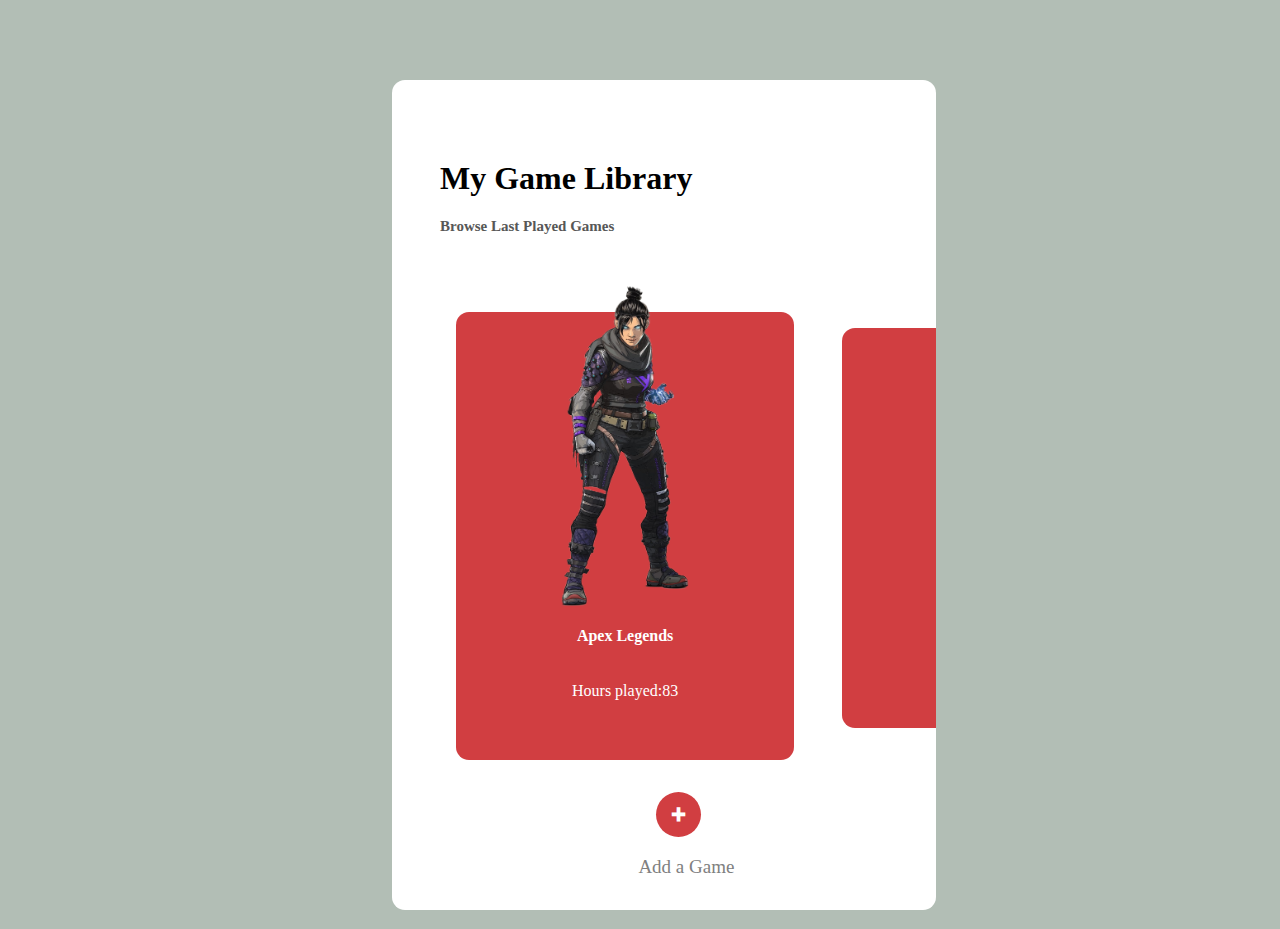
<file: Problem 1/index.html>
<!DOCTYPE html>
<html lang="en">
<head>
    <meta charset="UTF-8">
    <meta name="viewport" content="width=device-width, initial-scale=1.0">
    <link rel="stylesheet" href="style.css">
    <title>Problem 1</title>
</head>
<body>
        <div class="main">
            <h1 id="heading">My Game Library</h1>
            <h2 id="sub-heading">Browse Last Played Games</h2>
            <div class="card-gallery">
                <div class="card">
                    <img id="pic" src="character.png" alt="" srcset="">
                    <h4 id="heading2">Apex Legends</h4>
                    <p id="para">Hours played:83</p>
                </div>
                <div class="card2">

                </div>
            </div>
            <button id="btn">+</button>
            <p id="para2">Add a Game</p>
        </div>
</body>
</html>
</file>
<file: Problem 1/style.css>
body{
    background-color: #B2BEB5;
}
.main{
    background-color: white;
    width: 34rem;
    margin-left: 24rem;
    margin-top: 5rem;
    border-radius: 13px;
}
#heading{
    padding-top: 5rem;
    padding-left: 3rem;
}
#sub-heading{
    font-size: 15px;
    padding-left: 3rem;
    color: #575757;
}
#pic{
    height: 20rem;
    width: 8rem;
    align-self: center;
    margin-top: -70px;
}
.card{
    background-color: #d13e41;
  display: flex;
  justify-content: center;
  margin-top: 4rem;
  margin-left: 4rem;
  margin-right: 3rem;
  border-radius: 13px;
  flex-direction: column;
  width: 77rem;
  height: 28rem;
}
#heading2{
    color: white;
    align-self: center;
}
#para{
    color: white;
    align-self: center;
}
#btn{
    margin-left: 16.5rem;
  margin-top: 2rem;
  height: 45px;
  width: 45px;
  border-radius: 30px;
  background: #d13e41;
  color: white;
    border: 0;
    font-weight: 1000;
  font-size: 25px;
}
#para2{
    margin-left: 15.4rem;
    color: gray;
    font-size: 19px;
    padding-bottom: 2rem;
}
.card2{
    height: 400px;
  width: 400px;
  background: #d13e41;
  border-radius: 13px;
  margin-top: 5rem;
  margin-right: -1rem;
}
.card-gallery{
    display: flex;
    overflow: hidden;
}
</file>
